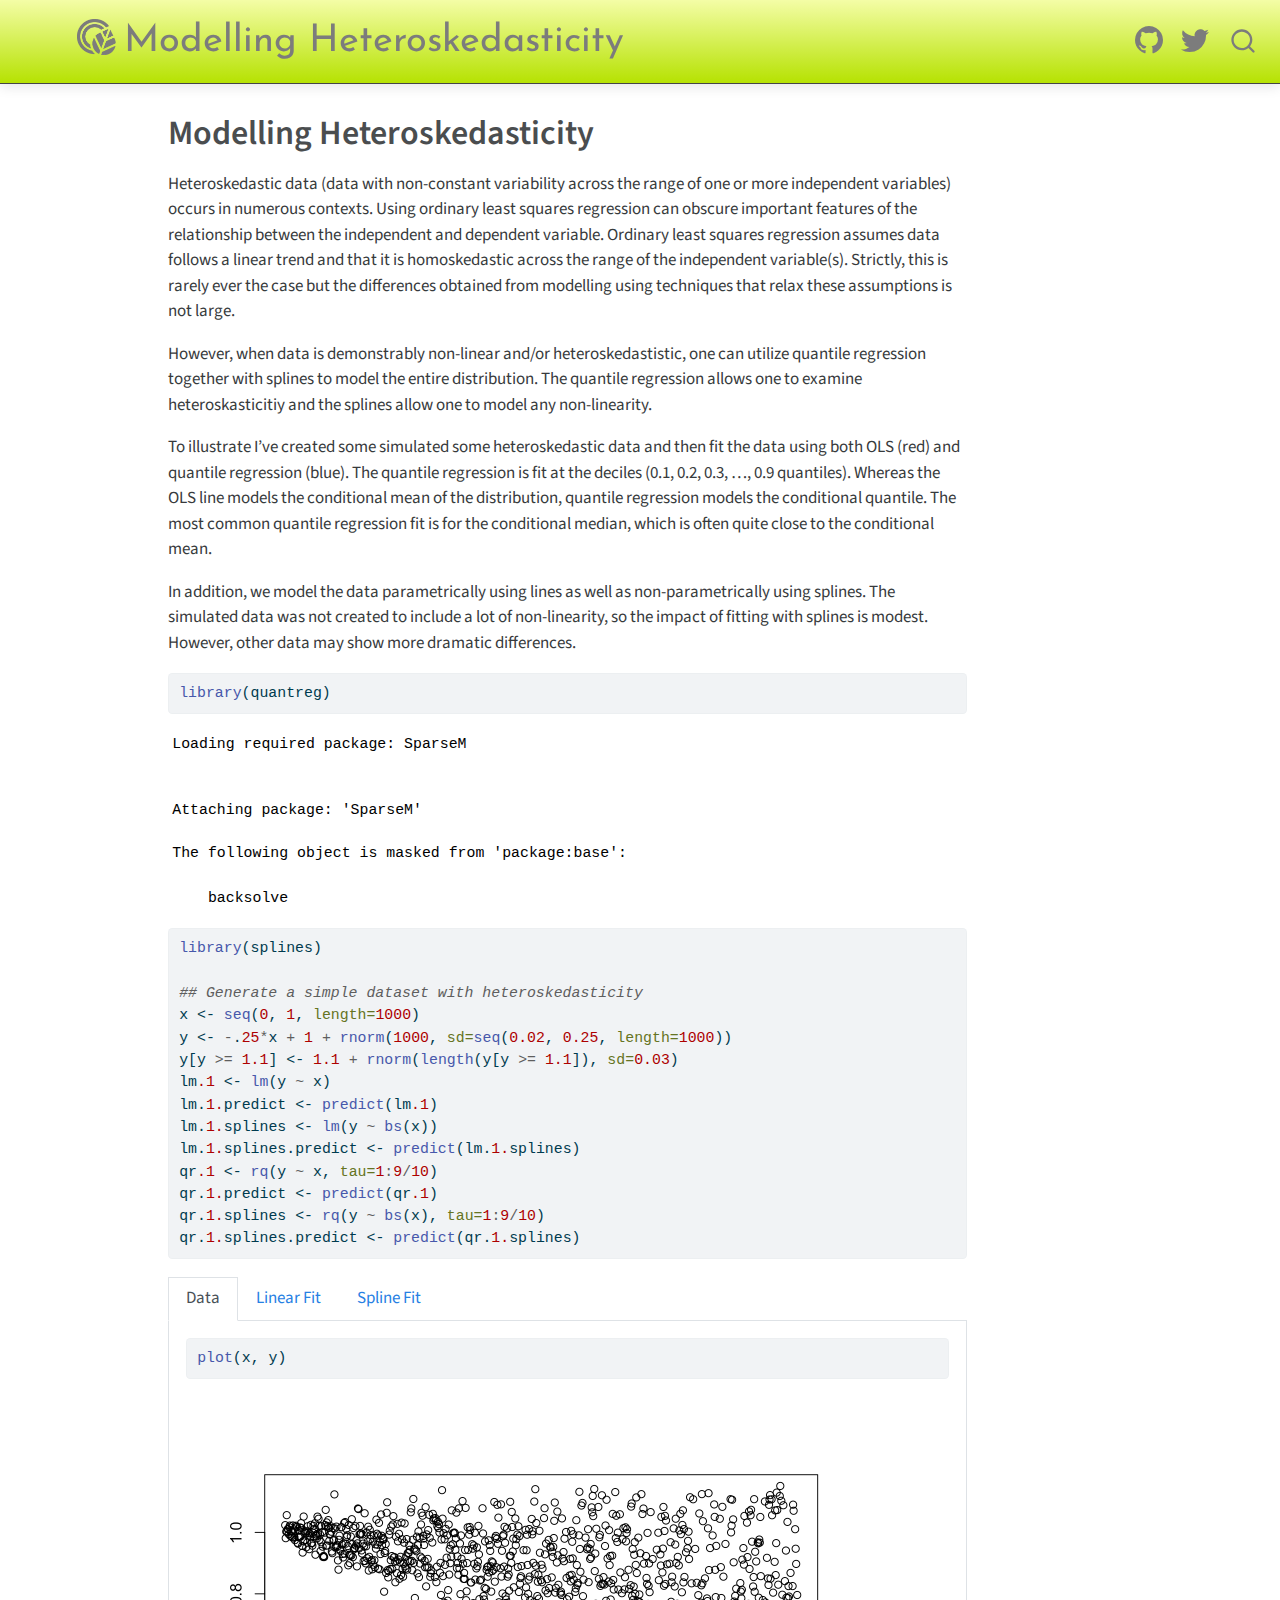
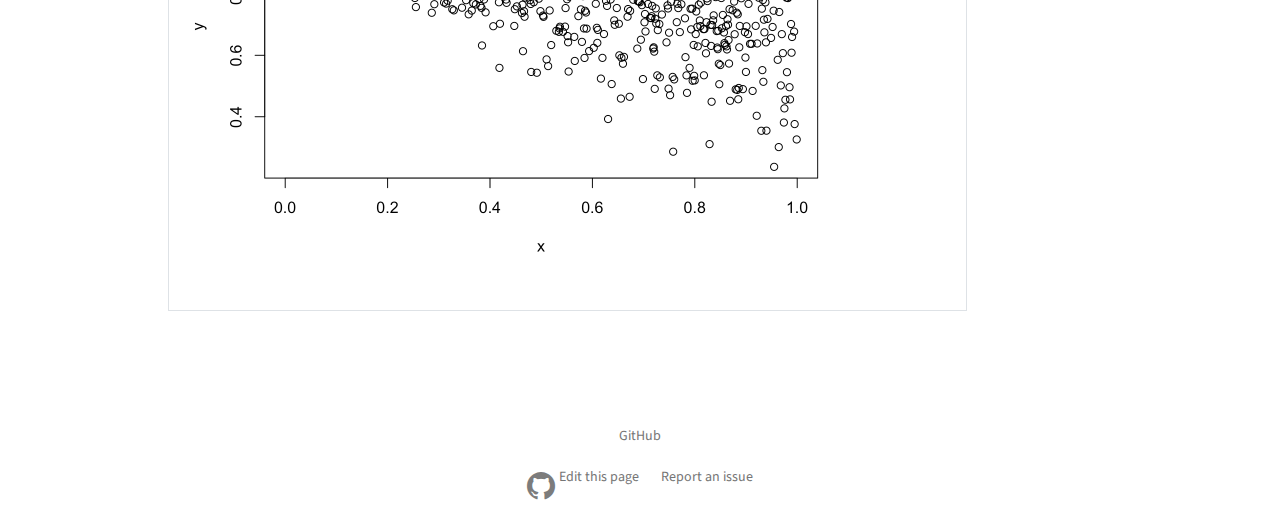
<file: docs/index.html>
<!DOCTYPE html>
<html xmlns="http://www.w3.org/1999/xhtml" lang="en" xml:lang="en"><head>

<meta charset="utf-8">
<meta name="generator" content="quarto-1.3.340">

<meta name="viewport" content="width=device-width, initial-scale=1.0, user-scalable=yes">


<title>Modelling non-linear, heteroskedastic data using R - Modelling Heteroskedasticity</title>
<style>
code{white-space: pre-wrap;}
span.smallcaps{font-variant: small-caps;}
div.columns{display: flex; gap: min(4vw, 1.5em);}
div.column{flex: auto; overflow-x: auto;}
div.hanging-indent{margin-left: 1.5em; text-indent: -1.5em;}
ul.task-list{list-style: none;}
ul.task-list li input[type="checkbox"] {
  width: 0.8em;
  margin: 0 0.8em 0.2em -1em; /* quarto-specific, see https://github.com/quarto-dev/quarto-cli/issues/4556 */ 
  vertical-align: middle;
}
/* CSS for syntax highlighting */
pre > code.sourceCode { white-space: pre; position: relative; }
pre > code.sourceCode > span { display: inline-block; line-height: 1.25; }
pre > code.sourceCode > span:empty { height: 1.2em; }
.sourceCode { overflow: visible; }
code.sourceCode > span { color: inherit; text-decoration: inherit; }
div.sourceCode { margin: 1em 0; }
pre.sourceCode { margin: 0; }
@media screen {
div.sourceCode { overflow: auto; }
}
@media print {
pre > code.sourceCode { white-space: pre-wrap; }
pre > code.sourceCode > span { text-indent: -5em; padding-left: 5em; }
}
pre.numberSource code
  { counter-reset: source-line 0; }
pre.numberSource code > span
  { position: relative; left: -4em; counter-increment: source-line; }
pre.numberSource code > span > a:first-child::before
  { content: counter(source-line);
    position: relative; left: -1em; text-align: right; vertical-align: baseline;
    border: none; display: inline-block;
    -webkit-touch-callout: none; -webkit-user-select: none;
    -khtml-user-select: none; -moz-user-select: none;
    -ms-user-select: none; user-select: none;
    padding: 0 4px; width: 4em;
  }
pre.numberSource { margin-left: 3em;  padding-left: 4px; }
div.sourceCode
  {   }
@media screen {
pre > code.sourceCode > span > a:first-child::before { text-decoration: underline; }
}
</style>


<script src="site_libs/quarto-nav/quarto-nav.js"></script>
<script src="site_libs/clipboard/clipboard.min.js"></script>
<script src="site_libs/quarto-search/autocomplete.umd.js"></script>
<script src="site_libs/quarto-search/fuse.min.js"></script>
<script src="site_libs/quarto-search/quarto-search.js"></script>
<meta name="quarto:offset" content="./">
<link href="././images/cfa_logo_color.png" rel="icon" type="image/png">
<script src="site_libs/quarto-html/quarto.js"></script>
<script src="site_libs/quarto-html/popper.min.js"></script>
<script src="site_libs/quarto-html/tippy.umd.min.js"></script>
<script src="site_libs/quarto-html/anchor.min.js"></script>
<link href="site_libs/quarto-html/tippy.css" rel="stylesheet">
<link href="site_libs/quarto-html/quarto-syntax-highlighting.css" rel="stylesheet" id="quarto-text-highlighting-styles">
<script src="site_libs/bootstrap/bootstrap.min.js"></script>
<link href="site_libs/bootstrap/bootstrap-icons.css" rel="stylesheet">
<link href="site_libs/bootstrap/bootstrap.min.css" rel="stylesheet" id="quarto-bootstrap" data-mode="light">
<script id="quarto-search-options" type="application/json">{
  "location": "navbar",
  "copy-button": true,
  "collapse-after": 3,
  "panel-placement": "end",
  "type": "overlay",
  "limit": 20,
  "language": {
    "search-no-results-text": "No results",
    "search-matching-documents-text": "matching documents",
    "search-copy-link-title": "Copy link to search",
    "search-hide-matches-text": "Hide additional matches",
    "search-more-match-text": "more match in this document",
    "search-more-matches-text": "more matches in this document",
    "search-clear-button-title": "Clear",
    "search-detached-cancel-button-title": "Cancel",
    "search-submit-button-title": "Submit"
  }
}</script>


<link rel="stylesheet" href="css/styles.css">
<meta property="og:title" content="Modelling non-linear, heteroskedastic data using R - Modelling Heteroskedasticity">
<meta property="og:description" content="">
<meta property="og:image" content="https://dbetebenner.github.io/Modelling_Heteroskedasticity/index_files/figure-html/unnamed-chunk-2-1.png">
<meta property="og:site-name" content="Modelling non-linear, heteroskedastic data using R">
<meta property="og:image:height" content="960">
<meta property="og:image:width" content="1344">
<meta name="twitter:title" content="Modelling non-linear, heteroskedastic data using R - Modelling Heteroskedasticity">
<meta name="twitter:description" content="">
<meta name="twitter:image" content="https://dbetebenner.github.io/Modelling_Heteroskedasticity/index_files/figure-html/unnamed-chunk-2-1.png">
<meta name="twitter:creator" content="@dbetebenner">
<meta name="twitter:site" content="@nciea1">
<meta name="twitter:image-height" content="960">
<meta name="twitter:image-width" content="1344">
<meta name="twitter:card" content="summary_large_image">
</head>

<body class="nav-fixed">

<div id="quarto-search-results"></div>
  <header id="quarto-header" class="headroom fixed-top">
    <nav class="navbar navbar-expand-lg navbar-dark ">
      <div class="navbar-container container-fluid">
      <div class="navbar-brand-container">
    <a href="https://dbetebenner.github.io/Modelling_Heteroskedasticity" class="navbar-brand navbar-brand-logo">
    <img src="././images/cfa_logo_grey.png" alt="" class="navbar-logo">
    </a>
    <a class="navbar-brand" href="https://dbetebenner.github.io/Modelling_Heteroskedasticity">
    <span class="navbar-title">Modelling Heteroskedasticity</span>
    </a>
  </div>
            <div id="quarto-search" class="" title="Search"></div>
          <button class="navbar-toggler" type="button" data-bs-toggle="collapse" data-bs-target="#navbarCollapse" aria-controls="navbarCollapse" aria-expanded="false" aria-label="Toggle navigation" onclick="if (window.quartoToggleHeadroom) { window.quartoToggleHeadroom(); }">
  <span class="navbar-toggler-icon"></span>
</button>
          <div class="collapse navbar-collapse" id="navbarCollapse">
            <ul class="navbar-nav navbar-nav-scroll ms-auto">
  <li class="nav-item compact">
    <a class="nav-link" href="https://github.com/dbetebenner/Modelling_Heteroskedasticity" rel="" target=""><i class="bi bi-github" role="img" aria-label="github">
</i> 
 <span class="menu-text"></span></a>
  </li>  
  <li class="nav-item compact">
    <a class="nav-link" href="https://twitter.com/dbetebenner" rel="" target=""><i class="bi bi-twitter" role="img" aria-label="twitter">
</i> 
 <span class="menu-text"></span></a>
  </li>  
</ul>
            <div class="quarto-navbar-tools">
</div>
          </div> <!-- /navcollapse -->
      </div> <!-- /container-fluid -->
    </nav>
</header>
<!-- content -->
<div id="quarto-content" class="quarto-container page-columns page-rows-contents page-layout-article page-navbar">
<!-- sidebar -->
<!-- margin-sidebar -->
    <div id="quarto-margin-sidebar" class="sidebar margin-sidebar">
        
    </div>
<!-- main -->
<main class="content" id="quarto-document-content">

<header id="title-block-header" class="quarto-title-block default">
<div class="quarto-title">
<h1 class="title">Modelling Heteroskedasticity</h1>
</div>



<div class="quarto-title-meta">

    
  
    
  </div>
  

</header>

<p>Heteroskedastic data (data with non-constant variability across the range of one or more independent variables) occurs in numerous contexts. Using ordinary least squares regression can obscure important features of the relationship between the independent and dependent variable. Ordinary least squares regression assumes data follows a linear trend and that it is homoskedastic across the range of the independent variable(s). Strictly, this is rarely ever the case but the differences obtained from modelling using techniques that relax these assumptions is not large.</p>
<p>However, when data is demonstrably non-linear and/or heteroskedastistic, one can utilize quantile regression together with splines to model the entire distribution. The quantile regression allows one to examine heteroskasticitiy and the splines allow one to model any non-linearity.</p>
<p>To illustrate I’ve created some simulated some heteroskedastic data and then fit the data using both OLS (red) and quantile regression (blue). The quantile regression is fit at the deciles (0.1, 0.2, 0.3, …, 0.9 quantiles). Whereas the OLS line models the conditional mean of the distribution, quantile regression models the conditional quantile. The most common quantile regression fit is for the conditional median, which is often quite close to the conditional mean.</p>
<p>In addition, we model the data parametrically using lines as well as non-parametrically using splines. The simulated data was not created to include a lot of non-linearity, so the impact of fitting with splines is modest. However, other data may show more dramatic differences.</p>
<div class="cell">
<div class="sourceCode cell-code" id="cb1"><pre class="sourceCode r code-with-copy"><code class="sourceCode r"><span id="cb1-1"><a href="#cb1-1" aria-hidden="true" tabindex="-1"></a><span class="fu">library</span>(quantreg)</span></code><button title="Copy to Clipboard" class="code-copy-button"><i class="bi"></i></button></pre></div>
<div class="cell-output cell-output-stderr">
<pre><code>Loading required package: SparseM</code></pre>
</div>
<div class="cell-output cell-output-stderr">
<pre><code>
Attaching package: 'SparseM'</code></pre>
</div>
<div class="cell-output cell-output-stderr">
<pre><code>The following object is masked from 'package:base':

    backsolve</code></pre>
</div>
<div class="sourceCode cell-code" id="cb5"><pre class="sourceCode r code-with-copy"><code class="sourceCode r"><span id="cb5-1"><a href="#cb5-1" aria-hidden="true" tabindex="-1"></a><span class="fu">library</span>(splines)</span>
<span id="cb5-2"><a href="#cb5-2" aria-hidden="true" tabindex="-1"></a></span>
<span id="cb5-3"><a href="#cb5-3" aria-hidden="true" tabindex="-1"></a><span class="do">## Generate a simple dataset with heteroskedasticity</span></span>
<span id="cb5-4"><a href="#cb5-4" aria-hidden="true" tabindex="-1"></a>x <span class="ot">&lt;-</span> <span class="fu">seq</span>(<span class="dv">0</span>, <span class="dv">1</span>, <span class="at">length=</span><span class="dv">1000</span>)</span>
<span id="cb5-5"><a href="#cb5-5" aria-hidden="true" tabindex="-1"></a>y <span class="ot">&lt;-</span> <span class="sc">-</span>.<span class="dv">25</span><span class="sc">*</span>x <span class="sc">+</span> <span class="dv">1</span> <span class="sc">+</span> <span class="fu">rnorm</span>(<span class="dv">1000</span>, <span class="at">sd=</span><span class="fu">seq</span>(<span class="fl">0.02</span>, <span class="fl">0.25</span>, <span class="at">length=</span><span class="dv">1000</span>))</span>
<span id="cb5-6"><a href="#cb5-6" aria-hidden="true" tabindex="-1"></a>y[y <span class="sc">&gt;=</span> <span class="fl">1.1</span>] <span class="ot">&lt;-</span> <span class="fl">1.1</span> <span class="sc">+</span> <span class="fu">rnorm</span>(<span class="fu">length</span>(y[y <span class="sc">&gt;=</span> <span class="fl">1.1</span>]), <span class="at">sd=</span><span class="fl">0.03</span>)</span>
<span id="cb5-7"><a href="#cb5-7" aria-hidden="true" tabindex="-1"></a>lm<span class="fl">.1</span> <span class="ot">&lt;-</span> <span class="fu">lm</span>(y <span class="sc">~</span> x)</span>
<span id="cb5-8"><a href="#cb5-8" aria-hidden="true" tabindex="-1"></a>lm.<span class="fl">1.</span>predict <span class="ot">&lt;-</span> <span class="fu">predict</span>(lm<span class="fl">.1</span>)</span>
<span id="cb5-9"><a href="#cb5-9" aria-hidden="true" tabindex="-1"></a>lm.<span class="fl">1.</span>splines <span class="ot">&lt;-</span> <span class="fu">lm</span>(y <span class="sc">~</span> <span class="fu">bs</span>(x))</span>
<span id="cb5-10"><a href="#cb5-10" aria-hidden="true" tabindex="-1"></a>lm.<span class="fl">1.</span>splines.predict <span class="ot">&lt;-</span> <span class="fu">predict</span>(lm.<span class="fl">1.</span>splines)</span>
<span id="cb5-11"><a href="#cb5-11" aria-hidden="true" tabindex="-1"></a>qr<span class="fl">.1</span> <span class="ot">&lt;-</span> <span class="fu">rq</span>(y <span class="sc">~</span> x, <span class="at">tau=</span><span class="dv">1</span><span class="sc">:</span><span class="dv">9</span><span class="sc">/</span><span class="dv">10</span>)</span>
<span id="cb5-12"><a href="#cb5-12" aria-hidden="true" tabindex="-1"></a>qr.<span class="fl">1.</span>predict <span class="ot">&lt;-</span> <span class="fu">predict</span>(qr<span class="fl">.1</span>)</span>
<span id="cb5-13"><a href="#cb5-13" aria-hidden="true" tabindex="-1"></a>qr.<span class="fl">1.</span>splines <span class="ot">&lt;-</span> <span class="fu">rq</span>(y <span class="sc">~</span> <span class="fu">bs</span>(x), <span class="at">tau=</span><span class="dv">1</span><span class="sc">:</span><span class="dv">9</span><span class="sc">/</span><span class="dv">10</span>)</span>
<span id="cb5-14"><a href="#cb5-14" aria-hidden="true" tabindex="-1"></a>qr.<span class="fl">1.</span>splines.predict <span class="ot">&lt;-</span> <span class="fu">predict</span>(qr.<span class="fl">1.</span>splines)</span></code><button title="Copy to Clipboard" class="code-copy-button"><i class="bi"></i></button></pre></div>
</div>
<div class="tabset-margin-container"></div><div class="panel-tabset">
<ul class="nav nav-tabs" role="tablist"><li class="nav-item" role="presentation"><a class="nav-link active" id="tabset-1-1-tab" data-bs-toggle="tab" data-bs-target="#tabset-1-1" role="tab" aria-controls="tabset-1-1" aria-selected="true">Data</a></li><li class="nav-item" role="presentation"><a class="nav-link" id="tabset-1-2-tab" data-bs-toggle="tab" data-bs-target="#tabset-1-2" role="tab" aria-controls="tabset-1-2" aria-selected="false">Linear Fit</a></li><li class="nav-item" role="presentation"><a class="nav-link" id="tabset-1-3-tab" data-bs-toggle="tab" data-bs-target="#tabset-1-3" role="tab" aria-controls="tabset-1-3" aria-selected="false">Spline Fit</a></li></ul>
<div class="tab-content">
<div id="tabset-1-1" class="tab-pane active" role="tabpanel" aria-labelledby="tabset-1-1-tab">
<div class="cell">
<div class="sourceCode cell-code" id="cb6"><pre class="sourceCode r code-with-copy"><code class="sourceCode r"><span id="cb6-1"><a href="#cb6-1" aria-hidden="true" tabindex="-1"></a><span class="fu">plot</span>(x, y)</span></code><button title="Copy to Clipboard" class="code-copy-button"><i class="bi"></i></button></pre></div>
<div class="cell-output-display">
<p><img src="index_files/figure-html/unnamed-chunk-2-1.png" class="img-fluid" width="672"></p>
</div>
</div>
</div>
<div id="tabset-1-2" class="tab-pane" role="tabpanel" aria-labelledby="tabset-1-2-tab">
<div class="cell">
<div class="sourceCode cell-code" id="cb7"><pre class="sourceCode r code-with-copy"><code class="sourceCode r"><span id="cb7-1"><a href="#cb7-1" aria-hidden="true" tabindex="-1"></a><span class="fu">plot</span>(x, y)</span>
<span id="cb7-2"><a href="#cb7-2" aria-hidden="true" tabindex="-1"></a><span class="fu">points</span>(x, lm.<span class="fl">1.</span>predict, <span class="at">type=</span><span class="st">"l"</span>, <span class="at">col=</span><span class="st">"red"</span>)</span>
<span id="cb7-3"><a href="#cb7-3" aria-hidden="true" tabindex="-1"></a><span class="cf">for</span> (col.iter <span class="cf">in</span> <span class="fu">seq</span>(<span class="fu">ncol</span>(qr.<span class="fl">1.</span>predict))) {</span>
<span id="cb7-4"><a href="#cb7-4" aria-hidden="true" tabindex="-1"></a>    <span class="fu">points</span>(x, qr.<span class="fl">1.</span>predict[,col.iter], <span class="at">type=</span><span class="st">"l"</span>, <span class="at">col=</span><span class="st">"blue"</span>)</span>
<span id="cb7-5"><a href="#cb7-5" aria-hidden="true" tabindex="-1"></a>}</span></code><button title="Copy to Clipboard" class="code-copy-button"><i class="bi"></i></button></pre></div>
<div class="cell-output-display">
<p><img src="index_files/figure-html/unnamed-chunk-3-1.png" class="img-fluid" width="672"></p>
</div>
</div>
</div>
<div id="tabset-1-3" class="tab-pane" role="tabpanel" aria-labelledby="tabset-1-3-tab">
<div class="cell">
<div class="sourceCode cell-code" id="cb8"><pre class="sourceCode r code-with-copy"><code class="sourceCode r"><span id="cb8-1"><a href="#cb8-1" aria-hidden="true" tabindex="-1"></a><span class="fu">plot</span>(x, y)</span>
<span id="cb8-2"><a href="#cb8-2" aria-hidden="true" tabindex="-1"></a><span class="fu">points</span>(x, lm.<span class="fl">1.</span>splines.predict, <span class="at">type=</span><span class="st">"l"</span>, <span class="at">col=</span><span class="st">"red"</span>)</span>
<span id="cb8-3"><a href="#cb8-3" aria-hidden="true" tabindex="-1"></a><span class="cf">for</span> (col.iter <span class="cf">in</span> <span class="fu">seq</span>(<span class="fu">ncol</span>(qr.<span class="fl">1.</span>predict))) {</span>
<span id="cb8-4"><a href="#cb8-4" aria-hidden="true" tabindex="-1"></a>    <span class="fu">points</span>(x, qr.<span class="fl">1.</span>splines.predict[,col.iter], <span class="at">type=</span><span class="st">"l"</span>, <span class="at">col=</span><span class="st">"blue"</span>)</span>
<span id="cb8-5"><a href="#cb8-5" aria-hidden="true" tabindex="-1"></a>}</span></code><button title="Copy to Clipboard" class="code-copy-button"><i class="bi"></i></button></pre></div>
<div class="cell-output-display">
<p><img src="index_files/figure-html/unnamed-chunk-4-1.png" class="img-fluid" width="672"></p>
</div>
</div>
</div>
</div>
</div>



</main> <!-- /main -->
<script id="quarto-html-after-body" type="application/javascript">
window.document.addEventListener("DOMContentLoaded", function (event) {
  const toggleBodyColorMode = (bsSheetEl) => {
    const mode = bsSheetEl.getAttribute("data-mode");
    const bodyEl = window.document.querySelector("body");
    if (mode === "dark") {
      bodyEl.classList.add("quarto-dark");
      bodyEl.classList.remove("quarto-light");
    } else {
      bodyEl.classList.add("quarto-light");
      bodyEl.classList.remove("quarto-dark");
    }
  }
  const toggleBodyColorPrimary = () => {
    const bsSheetEl = window.document.querySelector("link#quarto-bootstrap");
    if (bsSheetEl) {
      toggleBodyColorMode(bsSheetEl);
    }
  }
  toggleBodyColorPrimary();  
  const icon = "";
  const anchorJS = new window.AnchorJS();
  anchorJS.options = {
    placement: 'right',
    icon: icon
  };
  anchorJS.add('.anchored');
  const isCodeAnnotation = (el) => {
    for (const clz of el.classList) {
      if (clz.startsWith('code-annotation-')) {                     
        return true;
      }
    }
    return false;
  }
  const clipboard = new window.ClipboardJS('.code-copy-button', {
    text: function(trigger) {
      const codeEl = trigger.previousElementSibling.cloneNode(true);
      for (const childEl of codeEl.children) {
        if (isCodeAnnotation(childEl)) {
          childEl.remove();
        }
      }
      return codeEl.innerText;
    }
  });
  clipboard.on('success', function(e) {
    // button target
    const button = e.trigger;
    // don't keep focus
    button.blur();
    // flash "checked"
    button.classList.add('code-copy-button-checked');
    var currentTitle = button.getAttribute("title");
    button.setAttribute("title", "Copied!");
    let tooltip;
    if (window.bootstrap) {
      button.setAttribute("data-bs-toggle", "tooltip");
      button.setAttribute("data-bs-placement", "left");
      button.setAttribute("data-bs-title", "Copied!");
      tooltip = new bootstrap.Tooltip(button, 
        { trigger: "manual", 
          customClass: "code-copy-button-tooltip",
          offset: [0, -8]});
      tooltip.show();    
    }
    setTimeout(function() {
      if (tooltip) {
        tooltip.hide();
        button.removeAttribute("data-bs-title");
        button.removeAttribute("data-bs-toggle");
        button.removeAttribute("data-bs-placement");
      }
      button.setAttribute("title", currentTitle);
      button.classList.remove('code-copy-button-checked');
    }, 1000);
    // clear code selection
    e.clearSelection();
  });
  function tippyHover(el, contentFn) {
    const config = {
      allowHTML: true,
      content: contentFn,
      maxWidth: 500,
      delay: 100,
      arrow: false,
      appendTo: function(el) {
          return el.parentElement;
      },
      interactive: true,
      interactiveBorder: 10,
      theme: 'quarto',
      placement: 'bottom-start'
    };
    window.tippy(el, config); 
  }
  const noterefs = window.document.querySelectorAll('a[role="doc-noteref"]');
  for (var i=0; i<noterefs.length; i++) {
    const ref = noterefs[i];
    tippyHover(ref, function() {
      // use id or data attribute instead here
      let href = ref.getAttribute('data-footnote-href') || ref.getAttribute('href');
      try { href = new URL(href).hash; } catch {}
      const id = href.replace(/^#\/?/, "");
      const note = window.document.getElementById(id);
      return note.innerHTML;
    });
  }
      let selectedAnnoteEl;
      const selectorForAnnotation = ( cell, annotation) => {
        let cellAttr = 'data-code-cell="' + cell + '"';
        let lineAttr = 'data-code-annotation="' +  annotation + '"';
        const selector = 'span[' + cellAttr + '][' + lineAttr + ']';
        return selector;
      }
      const selectCodeLines = (annoteEl) => {
        const doc = window.document;
        const targetCell = annoteEl.getAttribute("data-target-cell");
        const targetAnnotation = annoteEl.getAttribute("data-target-annotation");
        const annoteSpan = window.document.querySelector(selectorForAnnotation(targetCell, targetAnnotation));
        const lines = annoteSpan.getAttribute("data-code-lines").split(",");
        const lineIds = lines.map((line) => {
          return targetCell + "-" + line;
        })
        let top = null;
        let height = null;
        let parent = null;
        if (lineIds.length > 0) {
            //compute the position of the single el (top and bottom and make a div)
            const el = window.document.getElementById(lineIds[0]);
            top = el.offsetTop;
            height = el.offsetHeight;
            parent = el.parentElement.parentElement;
          if (lineIds.length > 1) {
            const lastEl = window.document.getElementById(lineIds[lineIds.length - 1]);
            const bottom = lastEl.offsetTop + lastEl.offsetHeight;
            height = bottom - top;
          }
          if (top !== null && height !== null && parent !== null) {
            // cook up a div (if necessary) and position it 
            let div = window.document.getElementById("code-annotation-line-highlight");
            if (div === null) {
              div = window.document.createElement("div");
              div.setAttribute("id", "code-annotation-line-highlight");
              div.style.position = 'absolute';
              parent.appendChild(div);
            }
            div.style.top = top - 2 + "px";
            div.style.height = height + 4 + "px";
            let gutterDiv = window.document.getElementById("code-annotation-line-highlight-gutter");
            if (gutterDiv === null) {
              gutterDiv = window.document.createElement("div");
              gutterDiv.setAttribute("id", "code-annotation-line-highlight-gutter");
              gutterDiv.style.position = 'absolute';
              const codeCell = window.document.getElementById(targetCell);
              const gutter = codeCell.querySelector('.code-annotation-gutter');
              gutter.appendChild(gutterDiv);
            }
            gutterDiv.style.top = top - 2 + "px";
            gutterDiv.style.height = height + 4 + "px";
          }
          selectedAnnoteEl = annoteEl;
        }
      };
      const unselectCodeLines = () => {
        const elementsIds = ["code-annotation-line-highlight", "code-annotation-line-highlight-gutter"];
        elementsIds.forEach((elId) => {
          const div = window.document.getElementById(elId);
          if (div) {
            div.remove();
          }
        });
        selectedAnnoteEl = undefined;
      };
      // Attach click handler to the DT
      const annoteDls = window.document.querySelectorAll('dt[data-target-cell]');
      for (const annoteDlNode of annoteDls) {
        annoteDlNode.addEventListener('click', (event) => {
          const clickedEl = event.target;
          if (clickedEl !== selectedAnnoteEl) {
            unselectCodeLines();
            const activeEl = window.document.querySelector('dt[data-target-cell].code-annotation-active');
            if (activeEl) {
              activeEl.classList.remove('code-annotation-active');
            }
            selectCodeLines(clickedEl);
            clickedEl.classList.add('code-annotation-active');
          } else {
            // Unselect the line
            unselectCodeLines();
            clickedEl.classList.remove('code-annotation-active');
          }
        });
      }
  const findCites = (el) => {
    const parentEl = el.parentElement;
    if (parentEl) {
      const cites = parentEl.dataset.cites;
      if (cites) {
        return {
          el,
          cites: cites.split(' ')
        };
      } else {
        return findCites(el.parentElement)
      }
    } else {
      return undefined;
    }
  };
  var bibliorefs = window.document.querySelectorAll('a[role="doc-biblioref"]');
  for (var i=0; i<bibliorefs.length; i++) {
    const ref = bibliorefs[i];
    const citeInfo = findCites(ref);
    if (citeInfo) {
      tippyHover(citeInfo.el, function() {
        var popup = window.document.createElement('div');
        citeInfo.cites.forEach(function(cite) {
          var citeDiv = window.document.createElement('div');
          citeDiv.classList.add('hanging-indent');
          citeDiv.classList.add('csl-entry');
          var biblioDiv = window.document.getElementById('ref-' + cite);
          if (biblioDiv) {
            citeDiv.innerHTML = biblioDiv.innerHTML;
          }
          popup.appendChild(citeDiv);
        });
        return popup.innerHTML;
      });
    }
  }
});
</script>
</div> <!-- /content -->
<footer class="footer">
  <div class="nav-footer">
    <div class="nav-footer-left">
      &nbsp;
    </div>   
    <div class="nav-footer-center">
      <ul class="footer-items list-unstyled">
    <li class="nav-item">
    <a class="nav-link" href="https://https://github.com/dbetebenner/Modelling_Heteroskedasticity">GitHub</a>
  </li>  
</ul>
    <div class="toc-actions"><div><i class="bi bi-github"></i></div><div class="action-links"><p><a href="https://github.com/dbetebenner/Modelling_Heteroskedasticity/edit/main/index.qmd" class="toc-action">Edit this page</a></p><p><a href="https://github.com/dbetebenner/Modelling_Heteroskedasticity/issues/new" class="toc-action">Report an issue</a></p></div></div></div>
    <div class="nav-footer-right">
      &nbsp;
    </div>
  </div>
</footer>
<link href="https://fonts.googleapis.com/css?family=Josefin+Sans:400,600" rel="stylesheet" type="text/css">
<script type="text/javascript" src="http://ajax.googleapis.com/ajax/libs/jquery/3.6.0/jquery.min.js"></script>
<script type="text/javascript" src="./js/jquery.sticky-kit.min.js"></script>
<script type="text/javascript" src="./js/scroll.js"></script>



</body></html>
</file>
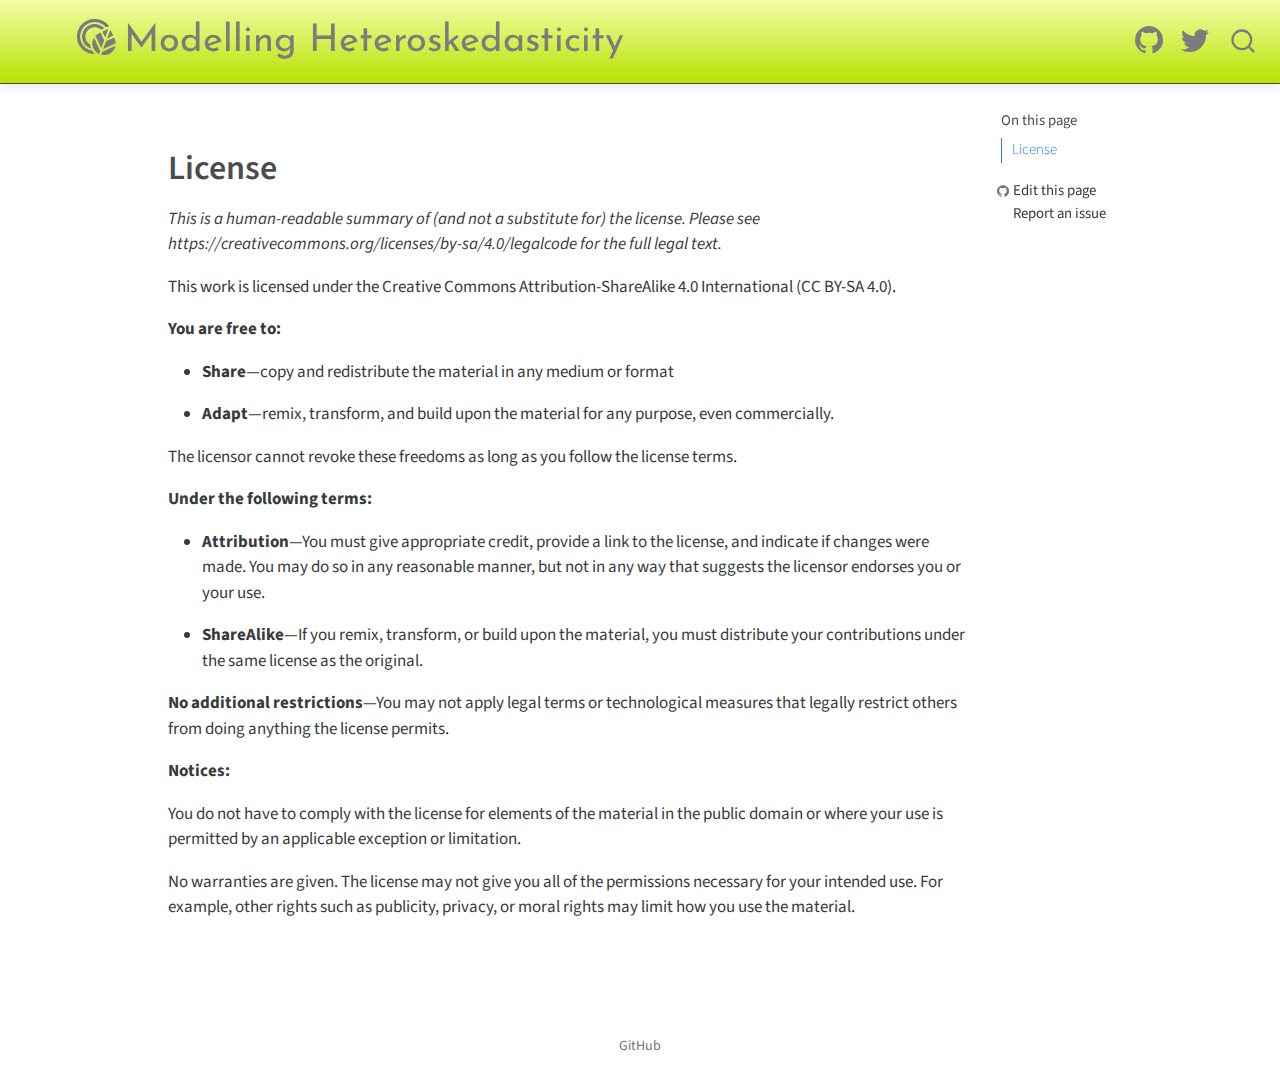
<file: docs/license.html>
<!DOCTYPE html>
<html xmlns="http://www.w3.org/1999/xhtml" lang="en" xml:lang="en"><head>

<meta charset="utf-8">
<meta name="generator" content="quarto-1.3.340">

<meta name="viewport" content="width=device-width, initial-scale=1.0, user-scalable=yes">


<title>Modelling non-linear, heteroskedastic data using R – license</title>
<style>
code{white-space: pre-wrap;}
span.smallcaps{font-variant: small-caps;}
div.columns{display: flex; gap: min(4vw, 1.5em);}
div.column{flex: auto; overflow-x: auto;}
div.hanging-indent{margin-left: 1.5em; text-indent: -1.5em;}
ul.task-list{list-style: none;}
ul.task-list li input[type="checkbox"] {
  width: 0.8em;
  margin: 0 0.8em 0.2em -1em; /* quarto-specific, see https://github.com/quarto-dev/quarto-cli/issues/4556 */ 
  vertical-align: middle;
}
</style>


<script src="site_libs/quarto-nav/quarto-nav.js"></script>
<script src="site_libs/clipboard/clipboard.min.js"></script>
<script src="site_libs/quarto-search/autocomplete.umd.js"></script>
<script src="site_libs/quarto-search/fuse.min.js"></script>
<script src="site_libs/quarto-search/quarto-search.js"></script>
<meta name="quarto:offset" content="./">
<link href="././images/cfa_logo_color.png" rel="icon" type="image/png">
<script src="site_libs/quarto-html/quarto.js"></script>
<script src="site_libs/quarto-html/popper.min.js"></script>
<script src="site_libs/quarto-html/tippy.umd.min.js"></script>
<script src="site_libs/quarto-html/anchor.min.js"></script>
<link href="site_libs/quarto-html/tippy.css" rel="stylesheet">
<link href="site_libs/quarto-html/quarto-syntax-highlighting.css" rel="stylesheet" id="quarto-text-highlighting-styles">
<script src="site_libs/bootstrap/bootstrap.min.js"></script>
<link href="site_libs/bootstrap/bootstrap-icons.css" rel="stylesheet">
<link href="site_libs/bootstrap/bootstrap.min.css" rel="stylesheet" id="quarto-bootstrap" data-mode="light">
<script id="quarto-search-options" type="application/json">{
  "location": "navbar",
  "copy-button": true,
  "collapse-after": 3,
  "panel-placement": "end",
  "type": "overlay",
  "limit": 20,
  "language": {
    "search-no-results-text": "No results",
    "search-matching-documents-text": "matching documents",
    "search-copy-link-title": "Copy link to search",
    "search-hide-matches-text": "Hide additional matches",
    "search-more-match-text": "more match in this document",
    "search-more-matches-text": "more matches in this document",
    "search-clear-button-title": "Clear",
    "search-detached-cancel-button-title": "Cancel",
    "search-submit-button-title": "Submit"
  }
}</script>


<link rel="stylesheet" href="css/styles.css">
</head>

<body class="nav-fixed">

<div id="quarto-search-results"></div>
  <header id="quarto-header" class="headroom fixed-top">
    <nav class="navbar navbar-expand-lg navbar-dark ">
      <div class="navbar-container container-fluid">
      <div class="navbar-brand-container">
    <a href="https://dbetebenner.github.io/Modelling_Heteroskedasticity" class="navbar-brand navbar-brand-logo">
    <img src="././images/cfa_logo_grey.png" alt="" class="navbar-logo">
    </a>
    <a class="navbar-brand" href="https://dbetebenner.github.io/Modelling_Heteroskedasticity">
    <span class="navbar-title">Modelling Heteroskedasticity</span>
    </a>
  </div>
            <div id="quarto-search" class="" title="Search"></div>
          <button class="navbar-toggler" type="button" data-bs-toggle="collapse" data-bs-target="#navbarCollapse" aria-controls="navbarCollapse" aria-expanded="false" aria-label="Toggle navigation" onclick="if (window.quartoToggleHeadroom) { window.quartoToggleHeadroom(); }">
  <span class="navbar-toggler-icon"></span>
</button>
          <div class="collapse navbar-collapse" id="navbarCollapse">
            <ul class="navbar-nav navbar-nav-scroll ms-auto">
  <li class="nav-item compact">
    <a class="nav-link" href="https://github.com/dbetebenner/Modelling_Heteroskedasticity" rel="" target=""><i class="bi bi-github" role="img" aria-label="github">
</i> 
 <span class="menu-text"></span></a>
  </li>  
  <li class="nav-item compact">
    <a class="nav-link" href="https://twitter.com/dbetebenner" rel="" target=""><i class="bi bi-twitter" role="img" aria-label="twitter">
</i> 
 <span class="menu-text"></span></a>
  </li>  
</ul>
            <div class="quarto-navbar-tools">
</div>
          </div> <!-- /navcollapse -->
      </div> <!-- /container-fluid -->
    </nav>
</header>
<!-- content -->
<div id="quarto-content" class="quarto-container page-columns page-rows-contents page-layout-article page-navbar">
<!-- sidebar -->
<!-- margin-sidebar -->
    <div id="quarto-margin-sidebar" class="sidebar margin-sidebar">
        <nav id="TOC" role="doc-toc" class="toc-active">
    <h2 id="toc-title">On this page</h2>
   
  <ul>
  <li><a href="#license" id="toc-license" class="nav-link active" data-scroll-target="#license">License</a></li>
  </ul>
<div class="toc-actions"><div><i class="bi bi-github"></i></div><div class="action-links"><p><a href="https://github.com/dbetebenner/Modelling_Heteroskedasticity/edit/main/license.qmd" class="toc-action">Edit this page</a></p><p><a href="https://github.com/dbetebenner/Modelling_Heteroskedasticity/issues/new" class="toc-action">Report an issue</a></p></div></div></nav>
    </div>
<!-- main -->
<main class="content" id="quarto-document-content">



<section id="license" class="level1">
<h1>License</h1>
<p><em>This is a human-readable summary of (and not a substitute for) the license. Please see https://creativecommons.org/licenses/by-sa/4.0/legalcode for the full legal text.</em></p>
<p>This work is licensed under the Creative Commons Attribution-ShareAlike 4.0 International (CC BY-SA 4.0).</p>
<p><strong>You are free to:</strong></p>
<ul>
<li><p><strong>Share</strong>—copy and redistribute the material in any medium or format</p></li>
<li><p><strong>Adapt</strong>—remix, transform, and build upon the material for any purpose, even commercially.</p></li>
</ul>
<p>The licensor cannot revoke these freedoms as long as you follow the license terms.</p>
<p><strong>Under the following terms:</strong></p>
<ul>
<li><p><strong>Attribution</strong>—You must give appropriate credit, provide a link to the license, and indicate if changes were made. You may do so in any reasonable manner, but not in any way that suggests the licensor endorses you or your use.</p></li>
<li><p><strong>ShareAlike</strong>—If you remix, transform, or build upon the material, you must distribute your contributions under the same license as the original.</p></li>
</ul>
<p><strong>No additional restrictions</strong>—You may not apply legal terms or technological measures that legally restrict others from doing anything the license permits.</p>
<p><strong>Notices:</strong></p>
<p>You do not have to comply with the license for elements of the material in the public domain or where your use is permitted by an applicable exception or limitation.</p>
<p>No warranties are given. The license may not give you all of the permissions necessary for your intended use. For example, other rights such as publicity, privacy, or moral rights may limit how you use the material.</p>


</section>

</main> <!-- /main -->
<script id="quarto-html-after-body" type="application/javascript">
window.document.addEventListener("DOMContentLoaded", function (event) {
  const toggleBodyColorMode = (bsSheetEl) => {
    const mode = bsSheetEl.getAttribute("data-mode");
    const bodyEl = window.document.querySelector("body");
    if (mode === "dark") {
      bodyEl.classList.add("quarto-dark");
      bodyEl.classList.remove("quarto-light");
    } else {
      bodyEl.classList.add("quarto-light");
      bodyEl.classList.remove("quarto-dark");
    }
  }
  const toggleBodyColorPrimary = () => {
    const bsSheetEl = window.document.querySelector("link#quarto-bootstrap");
    if (bsSheetEl) {
      toggleBodyColorMode(bsSheetEl);
    }
  }
  toggleBodyColorPrimary();  
  const icon = "";
  const anchorJS = new window.AnchorJS();
  anchorJS.options = {
    placement: 'right',
    icon: icon
  };
  anchorJS.add('.anchored');
  const isCodeAnnotation = (el) => {
    for (const clz of el.classList) {
      if (clz.startsWith('code-annotation-')) {                     
        return true;
      }
    }
    return false;
  }
  const clipboard = new window.ClipboardJS('.code-copy-button', {
    text: function(trigger) {
      const codeEl = trigger.previousElementSibling.cloneNode(true);
      for (const childEl of codeEl.children) {
        if (isCodeAnnotation(childEl)) {
          childEl.remove();
        }
      }
      return codeEl.innerText;
    }
  });
  clipboard.on('success', function(e) {
    // button target
    const button = e.trigger;
    // don't keep focus
    button.blur();
    // flash "checked"
    button.classList.add('code-copy-button-checked');
    var currentTitle = button.getAttribute("title");
    button.setAttribute("title", "Copied!");
    let tooltip;
    if (window.bootstrap) {
      button.setAttribute("data-bs-toggle", "tooltip");
      button.setAttribute("data-bs-placement", "left");
      button.setAttribute("data-bs-title", "Copied!");
      tooltip = new bootstrap.Tooltip(button, 
        { trigger: "manual", 
          customClass: "code-copy-button-tooltip",
          offset: [0, -8]});
      tooltip.show();    
    }
    setTimeout(function() {
      if (tooltip) {
        tooltip.hide();
        button.removeAttribute("data-bs-title");
        button.removeAttribute("data-bs-toggle");
        button.removeAttribute("data-bs-placement");
      }
      button.setAttribute("title", currentTitle);
      button.classList.remove('code-copy-button-checked');
    }, 1000);
    // clear code selection
    e.clearSelection();
  });
  function tippyHover(el, contentFn) {
    const config = {
      allowHTML: true,
      content: contentFn,
      maxWidth: 500,
      delay: 100,
      arrow: false,
      appendTo: function(el) {
          return el.parentElement;
      },
      interactive: true,
      interactiveBorder: 10,
      theme: 'quarto',
      placement: 'bottom-start'
    };
    window.tippy(el, config); 
  }
  const noterefs = window.document.querySelectorAll('a[role="doc-noteref"]');
  for (var i=0; i<noterefs.length; i++) {
    const ref = noterefs[i];
    tippyHover(ref, function() {
      // use id or data attribute instead here
      let href = ref.getAttribute('data-footnote-href') || ref.getAttribute('href');
      try { href = new URL(href).hash; } catch {}
      const id = href.replace(/^#\/?/, "");
      const note = window.document.getElementById(id);
      return note.innerHTML;
    });
  }
      let selectedAnnoteEl;
      const selectorForAnnotation = ( cell, annotation) => {
        let cellAttr = 'data-code-cell="' + cell + '"';
        let lineAttr = 'data-code-annotation="' +  annotation + '"';
        const selector = 'span[' + cellAttr + '][' + lineAttr + ']';
        return selector;
      }
      const selectCodeLines = (annoteEl) => {
        const doc = window.document;
        const targetCell = annoteEl.getAttribute("data-target-cell");
        const targetAnnotation = annoteEl.getAttribute("data-target-annotation");
        const annoteSpan = window.document.querySelector(selectorForAnnotation(targetCell, targetAnnotation));
        const lines = annoteSpan.getAttribute("data-code-lines").split(",");
        const lineIds = lines.map((line) => {
          return targetCell + "-" + line;
        })
        let top = null;
        let height = null;
        let parent = null;
        if (lineIds.length > 0) {
            //compute the position of the single el (top and bottom and make a div)
            const el = window.document.getElementById(lineIds[0]);
            top = el.offsetTop;
            height = el.offsetHeight;
            parent = el.parentElement.parentElement;
          if (lineIds.length > 1) {
            const lastEl = window.document.getElementById(lineIds[lineIds.length - 1]);
            const bottom = lastEl.offsetTop + lastEl.offsetHeight;
            height = bottom - top;
          }
          if (top !== null && height !== null && parent !== null) {
            // cook up a div (if necessary) and position it 
            let div = window.document.getElementById("code-annotation-line-highlight");
            if (div === null) {
              div = window.document.createElement("div");
              div.setAttribute("id", "code-annotation-line-highlight");
              div.style.position = 'absolute';
              parent.appendChild(div);
            }
            div.style.top = top - 2 + "px";
            div.style.height = height + 4 + "px";
            let gutterDiv = window.document.getElementById("code-annotation-line-highlight-gutter");
            if (gutterDiv === null) {
              gutterDiv = window.document.createElement("div");
              gutterDiv.setAttribute("id", "code-annotation-line-highlight-gutter");
              gutterDiv.style.position = 'absolute';
              const codeCell = window.document.getElementById(targetCell);
              const gutter = codeCell.querySelector('.code-annotation-gutter');
              gutter.appendChild(gutterDiv);
            }
            gutterDiv.style.top = top - 2 + "px";
            gutterDiv.style.height = height + 4 + "px";
          }
          selectedAnnoteEl = annoteEl;
        }
      };
      const unselectCodeLines = () => {
        const elementsIds = ["code-annotation-line-highlight", "code-annotation-line-highlight-gutter"];
        elementsIds.forEach((elId) => {
          const div = window.document.getElementById(elId);
          if (div) {
            div.remove();
          }
        });
        selectedAnnoteEl = undefined;
      };
      // Attach click handler to the DT
      const annoteDls = window.document.querySelectorAll('dt[data-target-cell]');
      for (const annoteDlNode of annoteDls) {
        annoteDlNode.addEventListener('click', (event) => {
          const clickedEl = event.target;
          if (clickedEl !== selectedAnnoteEl) {
            unselectCodeLines();
            const activeEl = window.document.querySelector('dt[data-target-cell].code-annotation-active');
            if (activeEl) {
              activeEl.classList.remove('code-annotation-active');
            }
            selectCodeLines(clickedEl);
            clickedEl.classList.add('code-annotation-active');
          } else {
            // Unselect the line
            unselectCodeLines();
            clickedEl.classList.remove('code-annotation-active');
          }
        });
      }
  const findCites = (el) => {
    const parentEl = el.parentElement;
    if (parentEl) {
      const cites = parentEl.dataset.cites;
      if (cites) {
        return {
          el,
          cites: cites.split(' ')
        };
      } else {
        return findCites(el.parentElement)
      }
    } else {
      return undefined;
    }
  };
  var bibliorefs = window.document.querySelectorAll('a[role="doc-biblioref"]');
  for (var i=0; i<bibliorefs.length; i++) {
    const ref = bibliorefs[i];
    const citeInfo = findCites(ref);
    if (citeInfo) {
      tippyHover(citeInfo.el, function() {
        var popup = window.document.createElement('div');
        citeInfo.cites.forEach(function(cite) {
          var citeDiv = window.document.createElement('div');
          citeDiv.classList.add('hanging-indent');
          citeDiv.classList.add('csl-entry');
          var biblioDiv = window.document.getElementById('ref-' + cite);
          if (biblioDiv) {
            citeDiv.innerHTML = biblioDiv.innerHTML;
          }
          popup.appendChild(citeDiv);
        });
        return popup.innerHTML;
      });
    }
  }
});
</script>
</div> <!-- /content -->
<footer class="footer">
  <div class="nav-footer">
    <div class="nav-footer-left">
      &nbsp;
    </div>   
    <div class="nav-footer-center">
      <ul class="footer-items list-unstyled">
    <li class="nav-item">
    <a class="nav-link" href="https://https://github.com/dbetebenner/Modelling_Heteroskedasticity">GitHub</a>
  </li>  
</ul>
    </div>
    <div class="nav-footer-right">
      &nbsp;
    </div>
  </div>
</footer>
<link href="https://fonts.googleapis.com/css?family=Josefin+Sans:400,600" rel="stylesheet" type="text/css">
<script type="text/javascript" src="http://ajax.googleapis.com/ajax/libs/jquery/3.6.0/jquery.min.js"></script>
<script type="text/javascript" src="./js/jquery.sticky-kit.min.js"></script>
<script type="text/javascript" src="./js/scroll.js"></script>



</body></html>
</file>
<file: docs/site_libs/quarto-html/tippy.css>
.tippy-box[data-animation=fade][data-state=hidden]{opacity:0}[data-tippy-root]{max-width:calc(100vw - 10px)}.tippy-box{position:relative;background-color:#333;color:#fff;border-radius:4px;font-size:14px;line-height:1.4;white-space:normal;outline:0;transition-property:transform,visibility,opacity}.tippy-box[data-placement^=top]>.tippy-arrow{bottom:0}.tippy-box[data-placement^=top]>.tippy-arrow:before{bottom:-7px;left:0;border-width:8px 8px 0;border-top-color:initial;transform-origin:center top}.tippy-box[data-placement^=bottom]>.tippy-arrow{top:0}.tippy-box[data-placement^=bottom]>.tippy-arrow:before{top:-7px;left:0;border-width:0 8px 8px;border-bottom-color:initial;transform-origin:center bottom}.tippy-box[data-placement^=left]>.tippy-arrow{right:0}.tippy-box[data-placement^=left]>.tippy-arrow:before{border-width:8px 0 8px 8px;border-left-color:initial;right:-7px;transform-origin:center left}.tippy-box[data-placement^=right]>.tippy-arrow{left:0}.tippy-box[data-placement^=right]>.tippy-arrow:before{left:-7px;border-width:8px 8px 8px 0;border-right-color:initial;transform-origin:center right}.tippy-box[data-inertia][data-state=visible]{transition-timing-function:cubic-bezier(.54,1.5,.38,1.11)}.tippy-arrow{width:16px;height:16px;color:#333}.tippy-arrow:before{content:"";position:absolute;border-color:transparent;border-style:solid}.tippy-content{position:relative;padding:5px 9px;z-index:1}
</file>
<file: docs/site_libs/quarto-html/quarto-syntax-highlighting.css>
/* quarto syntax highlight colors */
:root {
  --quarto-hl-ot-color: #003B4F;
  --quarto-hl-at-color: #657422;
  --quarto-hl-ss-color: #20794D;
  --quarto-hl-an-color: #5E5E5E;
  --quarto-hl-fu-color: #4758AB;
  --quarto-hl-st-color: #20794D;
  --quarto-hl-cf-color: #003B4F;
  --quarto-hl-op-color: #5E5E5E;
  --quarto-hl-er-color: #AD0000;
  --quarto-hl-bn-color: #AD0000;
  --quarto-hl-al-color: #AD0000;
  --quarto-hl-va-color: #111111;
  --quarto-hl-bu-color: inherit;
  --quarto-hl-ex-color: inherit;
  --quarto-hl-pp-color: #AD0000;
  --quarto-hl-in-color: #5E5E5E;
  --quarto-hl-vs-color: #20794D;
  --quarto-hl-wa-color: #5E5E5E;
  --quarto-hl-do-color: #5E5E5E;
  --quarto-hl-im-color: #00769E;
  --quarto-hl-ch-color: #20794D;
  --quarto-hl-dt-color: #AD0000;
  --quarto-hl-fl-color: #AD0000;
  --quarto-hl-co-color: #5E5E5E;
  --quarto-hl-cv-color: #5E5E5E;
  --quarto-hl-cn-color: #8f5902;
  --quarto-hl-sc-color: #5E5E5E;
  --quarto-hl-dv-color: #AD0000;
  --quarto-hl-kw-color: #003B4F;
}

/* other quarto variables */
:root {
  --quarto-font-monospace: SFMono-Regular, Menlo, Monaco, Consolas, "Liberation Mono", "Courier New", monospace;
}

pre > code.sourceCode > span {
  color: #003B4F;
}

code span {
  color: #003B4F;
}

code.sourceCode > span {
  color: #003B4F;
}

div.sourceCode,
div.sourceCode pre.sourceCode {
  color: #003B4F;
}

code span.ot {
  color: #003B4F;
  font-style: inherit;
}

code span.at {
  color: #657422;
  font-style: inherit;
}

code span.ss {
  color: #20794D;
  font-style: inherit;
}

code span.an {
  color: #5E5E5E;
  font-style: inherit;
}

code span.fu {
  color: #4758AB;
  font-style: inherit;
}

code span.st {
  color: #20794D;
  font-style: inherit;
}

code span.cf {
  color: #003B4F;
  font-style: inherit;
}

code span.op {
  color: #5E5E5E;
  font-style: inherit;
}

code span.er {
  color: #AD0000;
  font-style: inherit;
}

code span.bn {
  color: #AD0000;
  font-style: inherit;
}

code span.al {
  color: #AD0000;
  font-style: inherit;
}

code span.va {
  color: #111111;
  font-style: inherit;
}

code span.bu {
  font-style: inherit;
}

code span.ex {
  font-style: inherit;
}

code span.pp {
  color: #AD0000;
  font-style: inherit;
}

code span.in {
  color: #5E5E5E;
  font-style: inherit;
}

code span.vs {
  color: #20794D;
  font-style: inherit;
}

code span.wa {
  color: #5E5E5E;
  font-style: italic;
}

code span.do {
  color: #5E5E5E;
  font-style: italic;
}

code span.im {
  color: #00769E;
  font-style: inherit;
}

code span.ch {
  color: #20794D;
  font-style: inherit;
}

code span.dt {
  color: #AD0000;
  font-style: inherit;
}

code span.fl {
  color: #AD0000;
  font-style: inherit;
}

code span.co {
  color: #5E5E5E;
  font-style: inherit;
}

code span.cv {
  color: #5E5E5E;
  font-style: italic;
}

code span.cn {
  color: #8f5902;
  font-style: inherit;
}

code span.sc {
  color: #5E5E5E;
  font-style: inherit;
}

code span.dv {
  color: #AD0000;
  font-style: inherit;
}

code span.kw {
  color: #003B4F;
  font-style: inherit;
}

.prevent-inlining {
  content: "</";
}

/*# sourceMappingURL=debc5d5d77c3f9108843748ff7464032.css.map */
</file>
<file: docs/css/styles.css>
@import url('https://fonts.googleapis.com/css2?family=Dancing+Script&display=swap');
/* css styles */

.font-dancing {
  font-family: 'Dancing Script', cursive;
}
</file>
